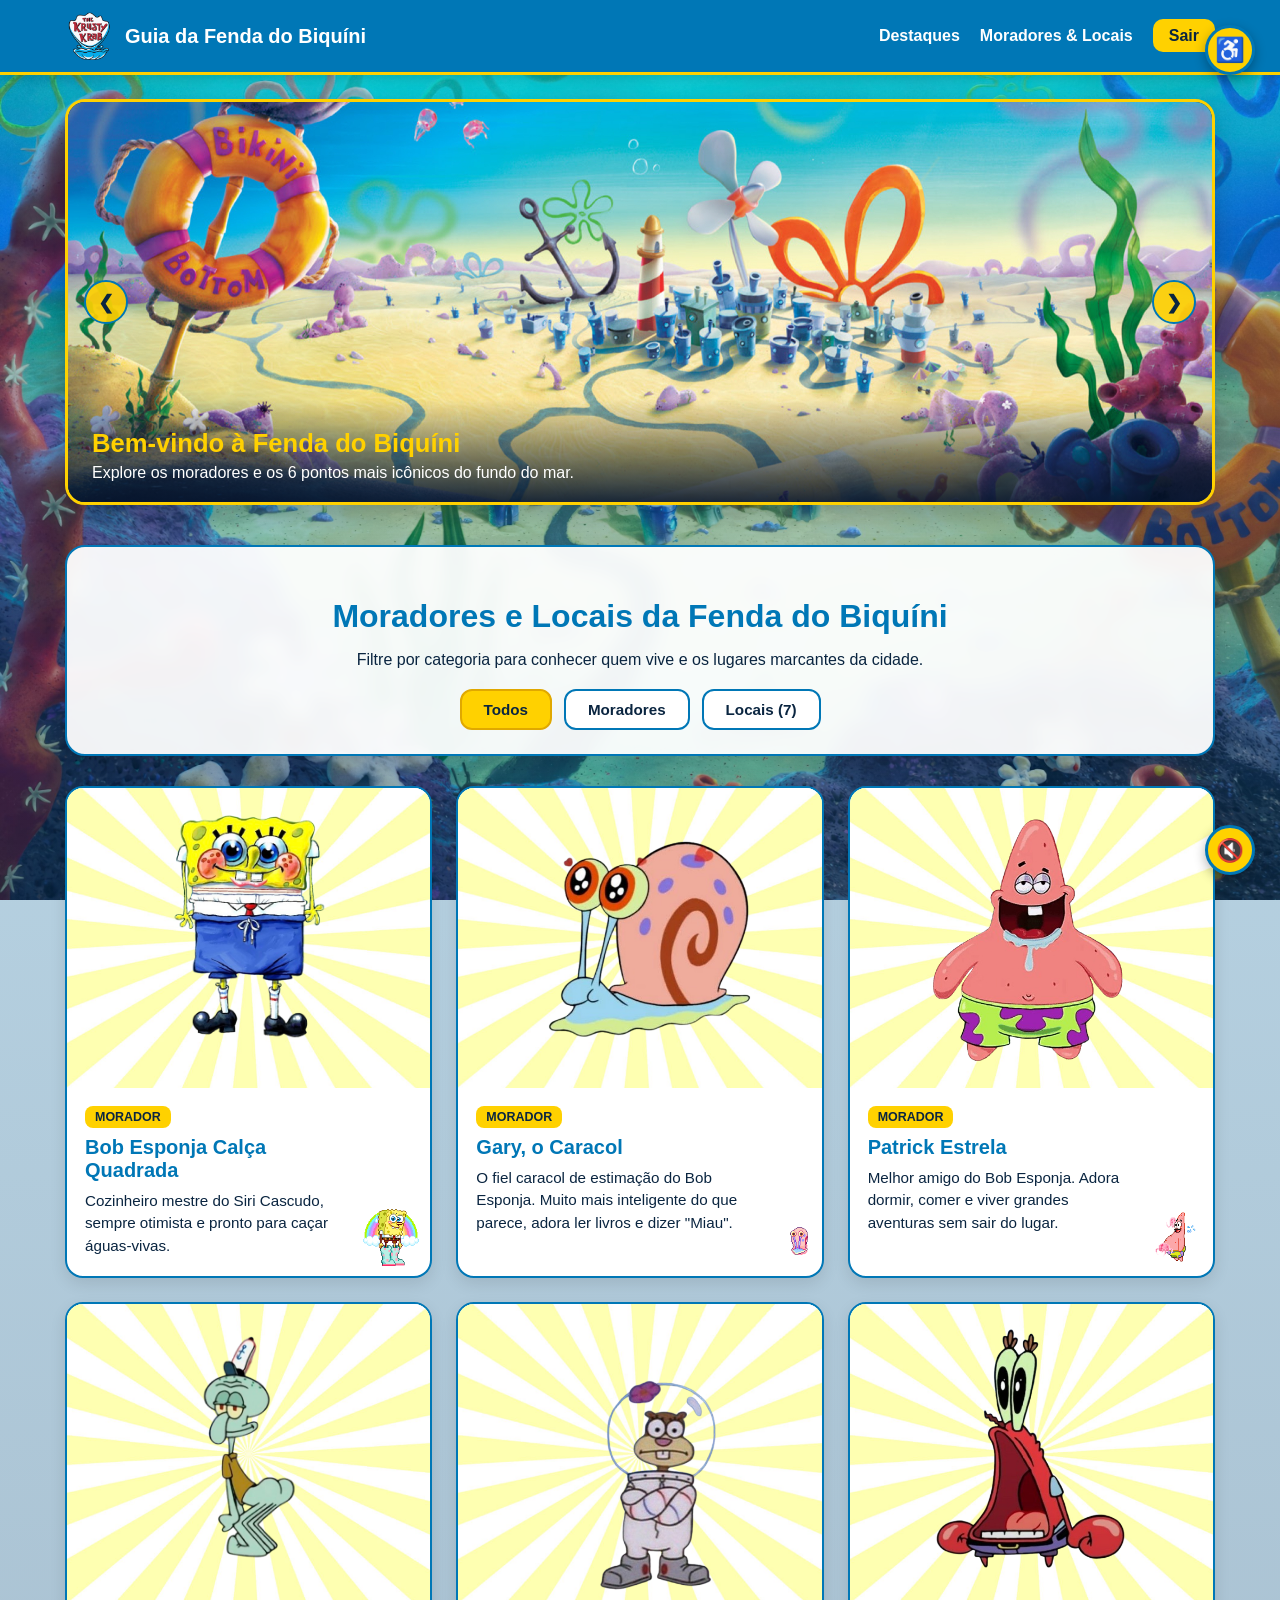
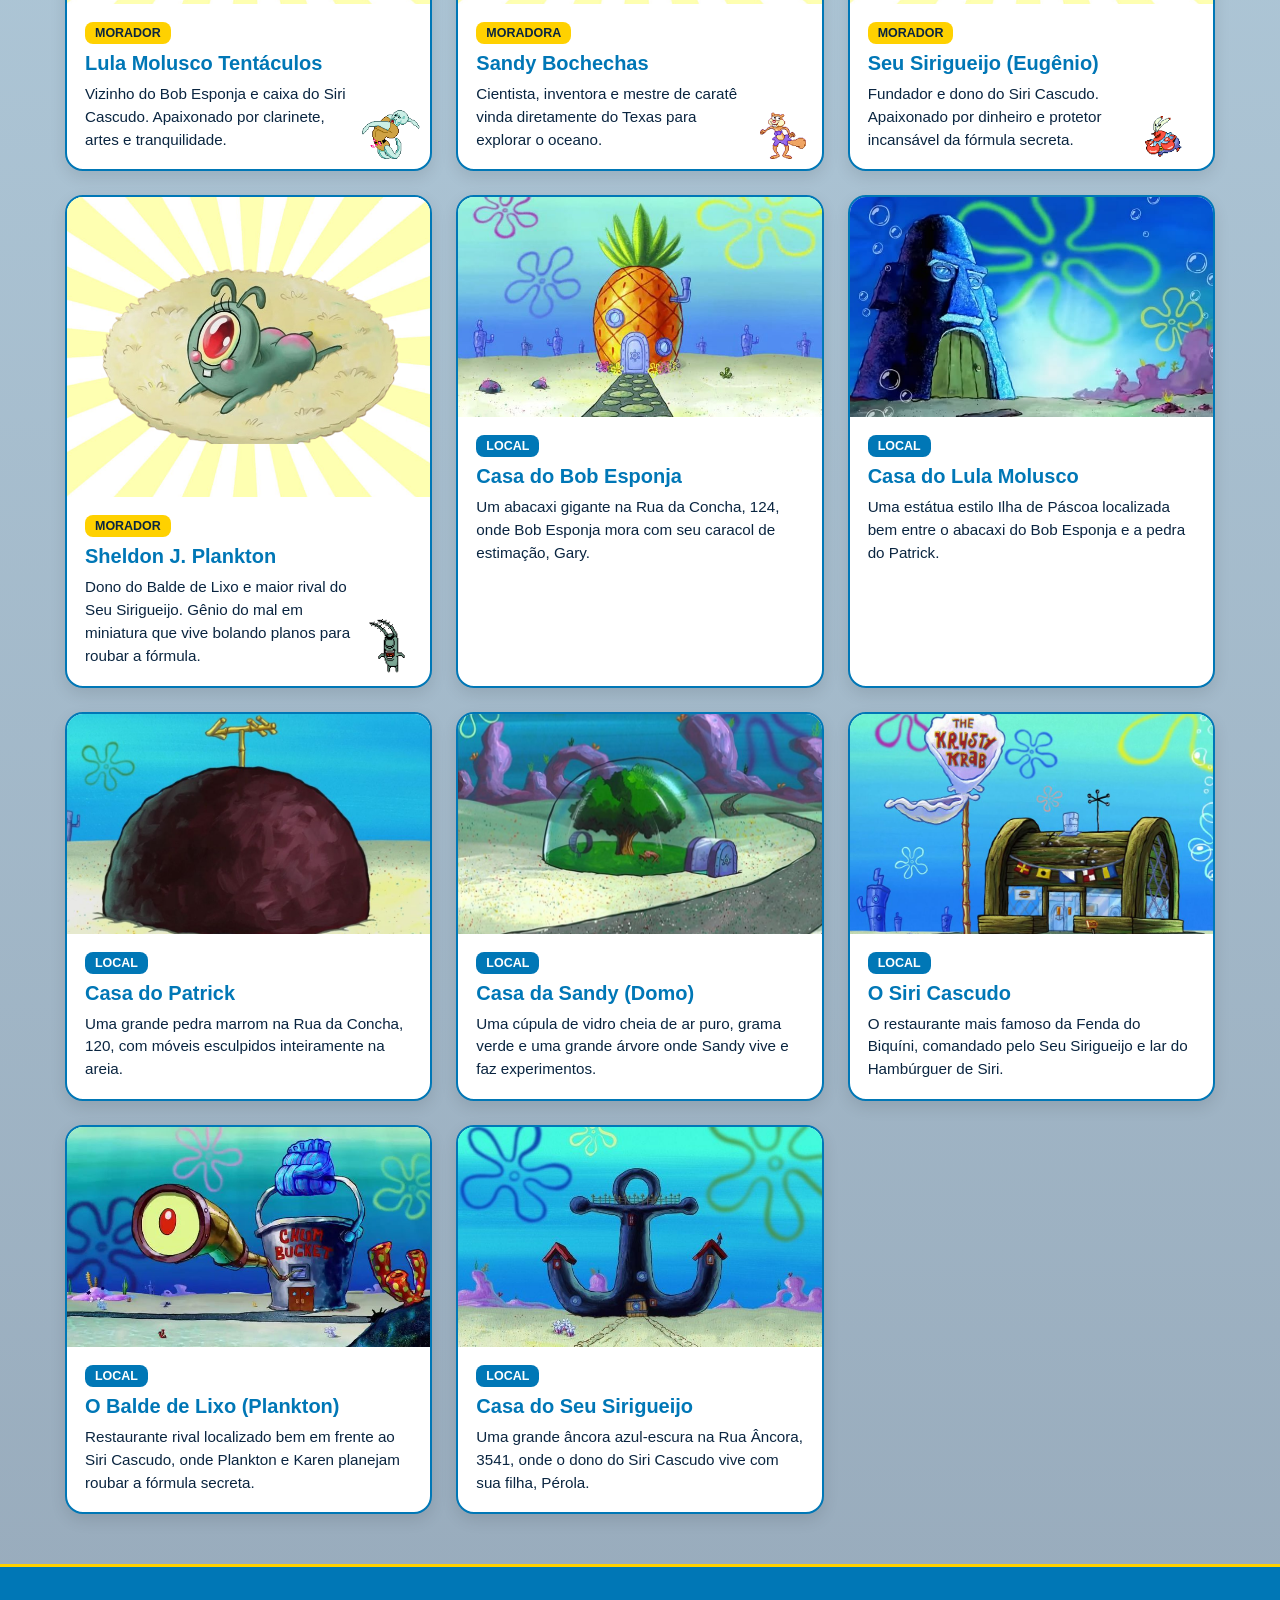
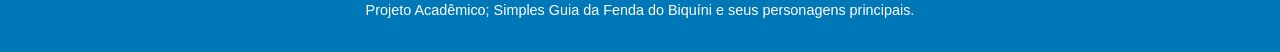
<file: index.html>
<!DOCTYPE html>
<html lang="pt-BR">
<head>
    <meta charset="UTF-8">
    <meta name="viewport" content="width=device-width, initial-scale=1.0">
    <title>Fenda do Biquíni</title>
    <link rel="stylesheet" href="css/style.css">
</head>
<body>
<!-- Áudio de fundo e Botão de Música -->
<audio id="bg-music" src="img/MUSICA.mp3" loop preload="auto"></audio>

<button id="btn-music" class="btn-music-toggle" aria-label="Tocar ou pausar música de fundo" title="Música da Fenda do Biquíni">
  🔇
</button>
<!-- 1. Cabeçalho de Navegação -->
  <header class="main-header">
    <div class="header-content">
      <a href="#inicio" class="brand">
        <img src="img/logo-siricascudo.webp" alt="Logo Siri Cascudo" class="header-logo">
        <span>Guia da Fenda do Biquíni</span>
      </a>

      <nav aria-label="Navegação principal">
        <ul class="nav-links">
          <li><a href="#carrossel">Destaques</a></li>
          <li><a href="#guia">Moradores & Locais</a></li>
          <li><a href="login.html" class="btn-sair">Sair</a></li>
        </ul>
      </nav>
    </div>
  </header>

  <main id="inicio">
    <!-- 2. Carrossel de Imagens -->
    <section id="carrossel" class="carousel-section" aria-label="Destaques da Fenda do Biquíni">
      <div class="carousel-container">
        <div class="carousel-slide active">
          <img src="img/SLIDE1.jpg" alt="Vista panorâmica da cidade submarina da Fenda do Biquíni">
          <div class="carousel-caption">
            <h2>Bem-vindo à Fenda do Biquíni</h2>
            <p>Explore os moradores e os 6 pontos mais icônicos do fundo do mar.</p>
          </div>
        </div>

        <div class="carousel-slide">
          <img src="img/SLIDE2.jpg" alt="Fachada do restaurante O Siri Cascudo">
          <div class="carousel-caption">
            <h2>O Siri Cascudo</h2>
            <p>A casa oficial do famoso Hambúrguer de Siri.</p>
          </div>
        </div>

        <div class="carousel-slide">
          <img src="img/SLIDE3.jpg" alt="Rua da Concha com as casas do Patrick, Lula Molusco e Bob Esponja">
          <div class="carousel-caption">
            <h2>Vizinhança da Rua da Concha</h2>
            <p>Conheça as famosas casas do Patrick, do Lula Molusco e do Bob Esponja.</p>
          </div>
        </div>

        <div class="carousel-slide">
          <img src="img/SLIDE4.jpg" alt="Campos de algas e águas-vivas">
          <div class="carousel-caption">
            <h2>Campos de algas e águas-vivas</h2>
            <p>Os belos campos de algas e águas-vivas da Fenda do Biquíni.</p>
          </div>
        </div>

        <button class="carousel-btn prev" id="prev-slide" aria-label="Slide anterior">&#10094;</button>
        <button class="carousel-btn next" id="next-slide" aria-label="Próximo slide">&#10095;</button>
      </div>
    </section>

    <!-- 3. Guia de Moradores e Locais -->
    <section id="guia" class="guide-section">
      <div class="guide-header">
        <h2>Moradores e Locais da Fenda do Biquíni</h2>
        <p>Filtre por categoria para conhecer quem vive e os lugares marcantes da cidade.</p>

        <div class="filter-buttons" role="group" aria-label="Filtrar guia por categoria">
          <button type="button" class="filter-btn active" data-filter="todos">Todos</button>
          <button type="button" class="filter-btn" data-filter="personagem">Moradores</button>
          <button type="button" class="filter-btn" data-filter="local">Locais (7)</button>
        </div>
      </div>

      <div class="cards-grid">
        <!-- ================= MORADORES ================= -->
        <article class="guide-card" data-category="personagem">
          <img src="img/BOBESPONJA.png" alt="Bob Esponja Calça Quadrada">
          <div class="card-body">
            <span class="badge badge-personagem">Morador</span>
            <h3>Bob Esponja Calça Quadrada</h3>
            <p>Cozinheiro mestre do Siri Cascudo, sempre otimista e pronto para caçar águas-vivas.</p>
            <img src="img/gif1.gif" alt="" class="card-corner-gif">
          </div>
        </article>
        <!-- Card Morador: Gary, o Caracol -->
<article class="guide-card" data-category="personagem">
  <img src="img/GARY.png" alt="Gary, o caracol de estimação do Bob Esponja">
  <div class="card-body">
    <span class="badge badge-personagem">Morador</span>
    <h3>Gary, o Caracol</h3>
    <p>O fiel caracol de estimação do Bob Esponja. Muito mais inteligente do que parece, adora ler livros e dizer "Miau".</p>
    <img src="img/gary.gif" alt="" class="card-corner-gif">
  </div>
</article>

        <article class="guide-card" data-category="personagem">
          <img src="img/PATRICK.png" alt="Patrick Estrela">
          <div class="card-body">
            <span class="badge badge-personagem">Morador</span>
            <h3>Patrick Estrela</h3>
            <p>Melhor amigo do Bob Esponja. Adora dormir, comer e viver grandes aventuras sem sair do lugar.</p>
            <img src="img/gif4.gif" alt="" class="card-corner-gif">
          </div>
        </article>

        <article class="guide-card" data-category="personagem">
          <img src="img/LULAMOLUSCO.png" alt="Lula Molusco Tentáculos">
          <div class="card-body">
            <span class="badge badge-personagem">Morador</span>
            <h3>Lula Molusco Tentáculos</h3>
            <p>Vizinho do Bob Esponja e caixa do Siri Cascudo. Apaixonado por clarinete, artes e tranquilidade.</p>
            <img src="img/gif3.gif" alt="" class="card-corner-gif">
          </div>
        </article>

        <article class="guide-card" data-category="personagem">
          <img src="img/SANDY.png" alt="Sandy Bochechas">
          <div class="card-body">
            <span class="badge badge-personagem">Moradora</span>
            <h3>Sandy Bochechas</h3>
            <p>Cientista, inventora e mestre de caratê vinda diretamente do Texas para explorar o oceano.</p>
            <img src="img/sandy.gif" alt="" class="card-corner-gif">
          </div>
        </article>

        <!-- Card Morador 5: Seu Sirigueijo -->
        <article class="guide-card" data-category="personagem">
          <img src="img/SIRIGUEIJO.png" alt="Seu Sirigueijo">
          <div class="card-body">
            <span class="badge badge-personagem">Morador</span>
            <h3>Seu Sirigueijo (Eugênio)</h3>
            <p>Fundador e dono do Siri Cascudo. Apaixonado por dinheiro e protetor incansável da fórmula secreta.</p>
            <img src="img/sirigueijo.gif" alt="" class="card-corner-gif">
          </div>
        </article>

        <!-- Card Morador 6: Plankton -->
        <article class="guide-card" data-category="personagem">
          <img src="img/PLANKTON.png" alt="Sheldon J. Plankton">
          <div class="card-body">
            <span class="badge badge-personagem">Morador</span>
            <h3>Sheldon J. Plankton</h3>
            <p>Dono do Balde de Lixo e maior rival do Seu Sirigueijo. Gênio do mal em miniatura que vive bolando planos para roubar a fórmula.</p>
            <img src="img/plankton.gif" alt="" class="card-corner-gif">
          </div>
        </article>

        

        <!-- ================= OS 6 LOCAIS ================= -->
        <!-- Local 1: Casa do Bob Esponja -->
        <article class="guide-card" data-category="local">
          <img src="img/CASABOB.jpg" alt="Casa em formato de abacaxi do Bob Esponja">
          <div class="card-body">
            <span class="badge badge-local">Local</span>
            <h3>Casa do Bob Esponja</h3>
            <p>Um abacaxi gigante na Rua da Concha, 124, onde Bob Esponja mora com seu caracol de estimação, Gary.</p>
          </div>
        </article>

        <!-- Local 2: Casa do Lula Molusco -->
        <article class="guide-card" data-category="local">
          <img src="img/CASALULA.jpg" alt="Casa em formato de estátua Moai do Lula Molusco">
          <div class="card-body">
            <span class="badge badge-local">Local</span>
            <h3>Casa do Lula Molusco</h3>
            <p>Uma estátua estilo Ilha de Páscoa localizada bem entre o abacaxi do Bob Esponja e a pedra do Patrick.</p>
          </div>
        </article>

        <!-- Local 3: Casa do Patrick -->
        <article class="guide-card" data-category="local">
          <img src="img/CASAPATRICK.jpg" alt="Pedra marrom onde mora o Patrick Estrela">
          <div class="card-body">
            <span class="badge badge-local">Local</span>
            <h3>Casa do Patrick</h3>
            <p>Uma grande pedra marrom na Rua da Concha, 120, com móveis esculpidos inteiramente na areia.</p>
          </div>
        </article>

        <!-- Local 4: Casa da Sandy -->
        <article class="guide-card" data-category="local">
          <img src="img/CASASANDY.jpg" alt="Domo de vidro subaquático da Sandy Bochechas">
          <div class="card-body">
            <span class="badge badge-local">Local</span>
            <h3>Casa da Sandy (Domo)</h3>
            <p>Uma cúpula de vidro cheia de ar puro, grama verde e uma grande árvore onde Sandy vive e faz experimentos.</p>
          </div>
        </article>

        <!-- Local 5: O Siri Cascudo -->
        <article class="guide-card" data-category="local">
          <img src="img/SIRICASCUDO.jpg" alt="Restaurante O Siri Cascudo">
          <div class="card-body">
            <span class="badge badge-local">Local</span>
            <h3>O Siri Cascudo</h3>
            <p>O restaurante mais famoso da Fenda do Biquíni, comandado pelo Seu Sirigueijo e lar do Hambúrguer de Siri.</p>
          </div>
        </article>

        <!-- Local 6: O Balde de Lixo (Plankton) -->
        <article class="guide-card" data-category="local">
          <img src="img/CASAPLANKTON.jpg" alt="Restaurante O Balde de Lixo do Plankton">
          <div class="card-body">
            <span class="badge badge-local">Local</span>
            <h3>O Balde de Lixo (Plankton)</h3>
            <p>Restaurante rival localizado bem em frente ao Siri Cascudo, onde Plankton e Karen planejam roubar a fórmula secreta.</p>
          </div>
        </article>

          <!-- Local 7: Casa do Seu Sirigueijo -->
<article class="guide-card" data-category="local">
  <img src="img/CASASIRI.jpg" alt="Casa em formato de âncora enferrujada do Seu Sirigueijo">
  <div class="card-body">
    <span class="badge badge-local">Local</span>
    <h3>Casa do Seu Sirigueijo</h3>
    <p>Uma grande âncora azul-escura na Rua Âncora, 3541, onde o dono do Siri Cascudo vive com sua filha, Pérola.</p>
  </div>
</article>
      </div>
    </section>
  </main>

  <!-- 4. Rodapé -->
  <footer class="main-footer">
    <p>Projeto Acadêmico; Simples Guia da Fenda do Biquíni e seus personagens principais.</p>
  </footer>

  <!-- Widget Flutuante de Acessibilidade -->
  <div class="acessibilidade-wrapper">
    <button id="btn-acessibilidade" class="btn-acess-toggle" aria-label="Abrir opções de acessibilidade" title="Acessibilidade">
      ♿
    </button>

    <aside id="painel-acessibilidade" class="acess-panel hidden" aria-label="Menu de Acessibilidade">
      <h3>Acessibilidade</h3>
      <button type="button" id="toggle-theme">🌓 Modo Escuro / Claro</button>
      <div class="font-controls">
        <button type="button" id="font-decrease" aria-label="Diminuir fonte">A-</button>
        <button type="button" id="font-reset" aria-label="Fonte padrão">A</button>
        <button type="button" id="font-increase" aria-label="Aumentar fonte">A+</button>
      </div>
      <button type="button" id="btn-read-aloud">🔊 Ler texto da página</button>
    </aside>
  </div>

  <script src="js/script.js"></script>
</body>
</html>
</file>
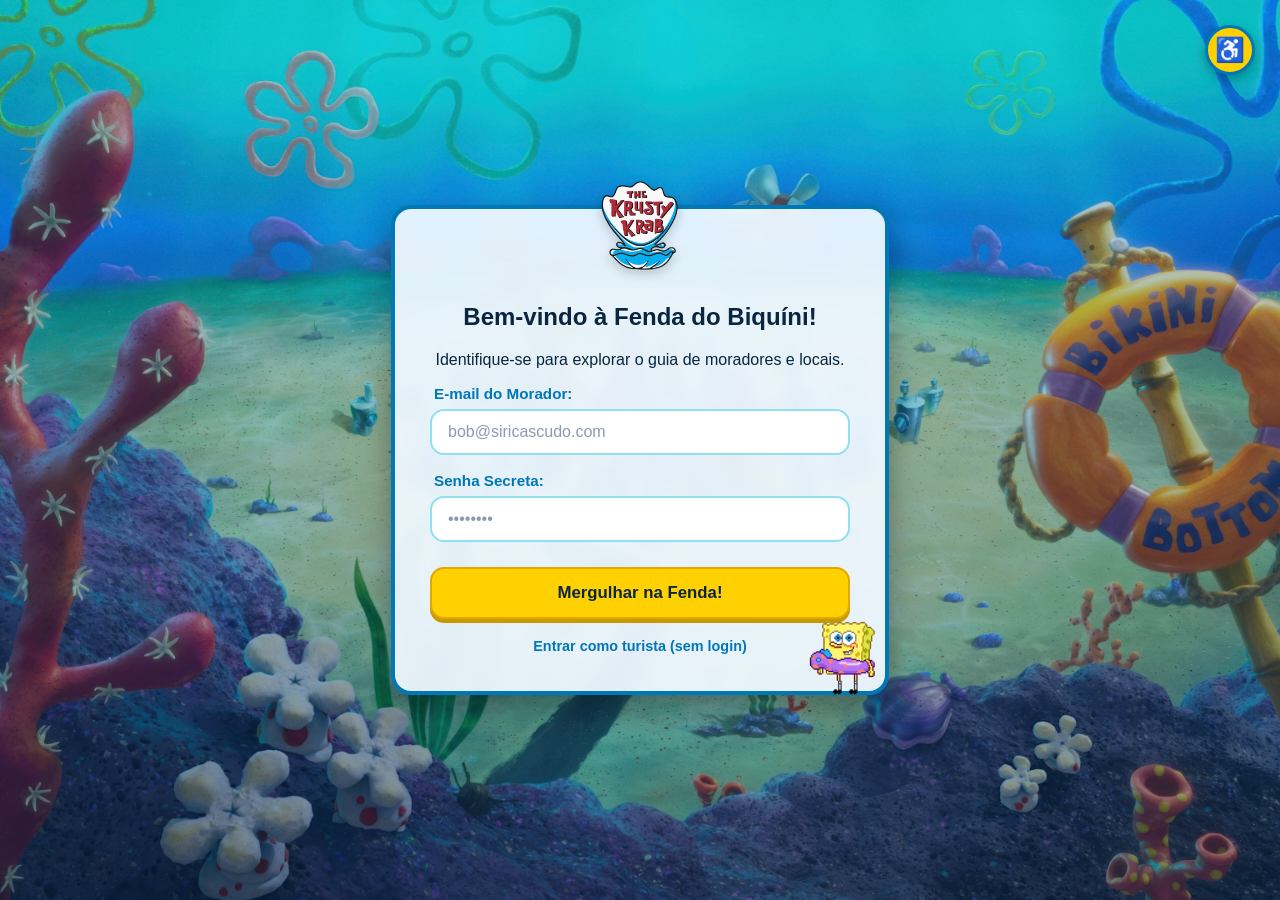
<file: login.html>
<!DOCTYPE html>
<html lang="pt-BR">
<head>
    <meta charset="UTF-8">
    <meta name="viewport" content="width=device-width, initial-scale=1.0">
    <title>Fenda do Biquíni-Login</title>
    <link rel="stylesheet" href="css/style.css">
</head>
<body>
<!-- Widget Flutuante de Acessibilidade -->
<div class="acessibilidade-wrapper">
  <button id="btn-acessibilidade" class="btn-acess-toggle" aria-label="Abrir opções de acessibilidade" title="Acessibilidade">
    ♿
  </button>

  <aside id="painel-acessibilidade" class="acess-panel hidden" aria-label="Menu de Acessibilidade">
    <h3>Acessibilidade</h3>
    <button type="button" id="toggle-theme">🌓 Modo Escuro / Claro</button>
    <div class="font-controls">
      <button type="button" id="font-decrease" aria-label="Diminuir fonte">A-</button>
      <button type="button" id="font-reset" aria-label="Fonte padrão">A</button>
      <button type="button" id="font-increase" aria-label="Aumentar fonte">A+</button>
    </div>
    <button type="button" id="btn-read-aloud">🔊 Ler texto da página</button>
  </aside>
</div>
<main class="login-container">
  <section class="login-card">
    <img src="img/logo-siricascudo.webp" alt="Avatar do Bob Esponja sorrindo" class="login-avatar">
    <h1>Bem-vindo à Fenda do Biquíni!</h1>
    <p>Identifique-se para explorar o guia de moradores e locais.</p>

    <form id="form-login">
      <div class="input-group">
        <label for="email">E-mail do Morador:</label>
        <input type="email" id="email" placeholder="bob@siricascudo.com" required>
      </div>

      <div class="input-group">
        <label for="senha">Senha Secreta:</label>
        <input type="password" id="senha" placeholder="••••••••" required>
      </div>

      <button type="submit" class="btn-primary">Mergulhar na Fenda!</button>
    </form>

    <a href="index.html" class="link-voltar">Entrar como turista (sem login)</a>
    
    <img src="img/principal.gif" alt="Personagem animado no canto do cartão" class="card-corner-gif">

  </section>
</main>

<!-- Tela de Carregamento (começa oculta com a classe 'hidden') -->
<div id="loading-screen" class="loading-overlay hidden">
  <div class="loading-box">
    <h2>Preparando o submarino...</h2>
    
    <!-- Pista onde o GIF corre junto com o progresso -->
    <div class="race-track">
      <img src="img/carregando.gif" alt="Bob Esponja correndo" id="bob-runner" class="runner-gif">
      <span class="jellyfish-goal" aria-hidden="true"></span>
    </div>

    <div class="progress-bar-bg">
      <div id="progress-fill" class="progress-bar-fill"></div>
    </div>
    <p id="loading-percent">0%</p>
  </div>
</div>
<script src="js/script.js"></script>
</body>
</html>
</file>
<file: css/style.css>
:root {
  --bg-color: #F0F8FF;
  --card-bg: #FFFFFF;
  --text-color: #0A2540;
  --primary-color: #0077B6;
  --accent-color: #FFD100;
  --font-size-base: 16px;
}

body.dark-mode {
  --bg-color: #0B132B;
  --card-bg: #1C2541;
  --text-color: #F8F9FA;
  --primary-color: #0096C7;
  --accent-color: #FFD60A;
}

html {
  font-size: var(--font-size-base);
  scroll-behavior: smooth;
}

body {
  background-color: var(--bg-color);
  color: var(--text-color);
  font-family: Arial, sans-serif;
  margin: 0;
  transition: background-color 0.3s, color 0.3s;

  /* Mesmo fundo da tela de login */
  background: linear-gradient(rgba(0, 119, 182, 0.25), rgba(10, 55, 95, 0.42)),
              url('../img/fundo.jpg') center/cover no-repeat fixed;
}

/* Fundo da Fenda do Biquíni no Login */
.login-container {
  min-height: 100vh;
  box-sizing: border-box; /* Faz o padding contar dentro dos 100vh, eliminando a barra de rolagem */
  display: flex;
  justify-content: center;
  align-items: center;
  padding: 20px;
  background: linear-gradient(rgba(0, 119, 182, 0.25), rgba(10, 55, 95, 0.42)),
              url('../img/fundo.jpg') center/cover no-repeat;

  
}

.login-card {
  background-color: rgba(240, 248, 255, 0.94); /* Levemente translúcido */
  backdrop-filter: blur(8px);
  padding: 2.2rem;
  border-radius: 20px;
  border: 4px solid var(--primary-color);
  box-shadow: 0 12px 32px rgba(0, 0, 0, 0.35);
  width: 100%;
  max-width: 420px;
  text-align: center;
  .login-card {
  position: relative; /* <-- ADICIONE SÓ ESSA LINHA AQUI DENTRO */
  background-color: rgba(240, 248, 255, 0.94);
  backdrop-filter: blur(8px);
  padding: 2.2rem;
  border-radius: 20px;
  border: 4px solid var(--primary-color);
  box-shadow: 0 12px 32px rgba(0, 0, 0, 0.35);
  width: 100%;
  max-width: 420px;
  text-align: center;
}

/* <-- COLE ESSE BLOCO NOVO LOGO ABAIXO --> */
.card-corner-gif {
  position: absolute;
  bottom: -8px;
  right: -8px;
  width: 110px;
  height: auto;
  pointer-events: none;
}
}

.login-avatar {
  width: 90px;
  height: 90px;
  object-fit: contain;
  margin-top: -65px; /* Faz o personagem "sair" para fora do topo do card */
  margin-bottom: 10px;
  filter: drop-shadow(0 4px 6px rgba(0,0,0,0.2));
}

/* --- Tela de Carregamento com GIF --- */
/* --- Tela de Carregamento com GIF --- */
.loading-overlay {
  position: fixed;
  inset: 0;
  /* Troque 'fundo-carregamento.jpg' pelo nome e extensão exatos da sua imagem na pasta img/ */
  background-image: linear-gradient(rgba(5, 25, 55, 0.55), rgba(5, 25, 55, 0.70)),
                    url('../img/fundo.jpg');
  background-size: cover;
  background-position: center;
  background-repeat: no-repeat;
  display: flex;
  justify-content: center;
  align-items: center;
  z-index: 999;
  color: #FFFFFF;
}

.loading-overlay.hidden {
  display: none;
}

.loading-box {
  width: 90%;
  max-width: 500px;
  text-align: center;
}

.race-track {
  position: relative;
  height: 70px;
  margin-bottom: 8px;
}

.runner-gif {
  position: absolute;
  bottom: -8px;
  left: 0%; /* O JavaScript vai mover isso de 0% até 85% */
  width: 95px;
  transition: left 0.1s linear;
}

.jellyfish-goal {
  position: absolute;
  right: 0;
  bottom: 10px;
  font-size: 2.2rem;
  animation: float 1s infinite alternate ease-in-out;
}

@keyframes float {
  from { transform: translateY(0); }
  to { transform: translateY(-10px); }
}

.progress-bar-bg {
  width: 100%;
  height: 22px;
  background-color: #0A2540;
  border-radius: 12px;
  overflow: hidden;
  border: 3px solid #FFD100;
}

.progress-bar-fill {
  height: 100%;
  width: 0%;
  background-color: #FFD100;
  transition: width 0.1s linear;
}

/* --- Estilização fofa e temática para os campos e botão do Login --- */
.input-group {
  text-align: left;
  margin-bottom: 1.1rem;
}

.input-group label {
  display: block;
  font-weight: bold;
  font-size: 0.95rem;
  color: var(--primary-color);
  margin-bottom: 0.4rem;
  padding-left: 4px;
}

.input-group input {
  width: 100%;
  padding: 12px 16px;
  background-color: #FFFFFF;
  color: #0A2540;
  border: 2.5px solid #90E0EF; /* Azul claro estilo bolha/água */
  border-radius: 14px; /* Cantos bem arredondados e fofos */
  font-size: 1rem;
  box-sizing: border-box;
  transition: all 0.25s ease;
}

.input-group input::placeholder {
  color: #8D99AE;
}

/* Efeito quando o usuário clica para digitar */
.input-group input:focus {
  outline: none;
  border-color: var(--primary-color);
  box-shadow: 0 0 0 4px rgba(0, 119, 182, 0.18);
  transform: translateY(-1px);
}

/* Botão principal em Amarelo Vibrante (Bob Esponja) */
.btn-primary {
  width: 100%;
  padding: 14px;
  margin-top: 0.5rem;
  background-color: #FFD100; /* Amarelo vibrante */
  color: #0A2540; /* Texto azul escuro para alto contraste WCAG */
  font-weight: 800;
  font-size: 1.05rem;
  border: 2.5px solid #E0A800;
  border-radius: 14px;
  cursor: pointer;
  box-shadow: 0 4px 0 #C99700; /* Efeito 3D estilo botão de desenho */
  transition: all 0.15s ease;
}

.btn-primary:hover {
  background-color: #FFE033;
  transform: translateY(-2px);
  box-shadow: 0 6px 0 #C99700;
}

/* Efeito de apertar o botão */
.btn-primary:active {
  transform: translateY(2px);
  box-shadow: 0 2px 0 #C99700;
}

/* Estilo do link "Entrar como turista" */
.link-voltar {
  display: inline-block;
  margin-top: 1.2rem;
  color: var(--primary-color);
  font-weight: bold;
  text-decoration: none;
  font-size: 0.9rem;
}

.link-voltar:hover {
  text-decoration: underline;
}

/* Ajustando o card de login para responder ao Modo Escuro */
body.dark-mode .login-card {
  background-color: rgba(28, 37, 65, 0.95);
  color: #F8F9FA;
}

/* --- Painel de Acessibilidade --- */
.acessibilidade-wrapper {
  position: fixed;
  right: 25px;
  top: 25px;
  z-index: 1010;
  display: flex;
  flex-direction: column;
  align-items: flex-end;
}

.btn-acess-toggle {
  width: 50px;
  height: 50px;
  border-radius: 50%;
  background-color: #FFD100;
  color: #FFFFFF;
  font-size: 1.5rem;
  border: 3px solid #0077B6;
  cursor: pointer;
  box-shadow: 0 4px 12px rgba(0, 0, 0, 0.3);
}

.acess-panel {
  margin-top: 10px;
  background-color: var(--card-bg);
  color: var(--text-color);
  padding: 15px;
  border-radius: 12px;
  border: 2px solid var(--primary-color);
  box-shadow: 0 8px 20px rgba(0, 0, 0, 0.25);
  display: flex;
  flex-direction: column;
  gap: 10px;
  width: 210px;
}

.acess-panel.hidden {
  display: none;
}

.acess-panel h3 {
  margin: 0 0 5px 0;
  font-size: 1rem;
  color: var(--primary-color);
}

.acess-panel button {
  padding: 8px;
  border: 1px solid var(--primary-color);
  background-color: var(--bg-color);
  color: var(--text-color);
  border-radius: 6px;
  cursor: pointer;
  font-weight: bold;
}

.acess-panel button:hover {
  background-color: var(--accent-color);
  color: #0A2540;
}

.font-controls {
  display: flex;
  gap: 5px;
}

.font-controls button {
  flex: 1;
}

/* Escurece o filtro do fundo da Fenda do Biquíni quando o Modo Escuro está ativo */
body.dark-mode .login-container {
  background: linear-gradient(rgba(5, 12, 30, 0.78), rgba(11, 19, 43, 0.88)),
              url('../img/fundo.jpg') center/cover no-repeat;
}


/* =========================================================
   ESTILOS DA PÁGINA PRINCIPAL (index.html)
   ========================================================= */

/* 1. Cabeçalho */
.main-header {
  background-color: var(--primary-color);
  color: #FFFFFF;
  padding: 12px 24px;
  position: sticky;
  top: 0;
  z-index: 100;
  box-shadow: 0 4px 12px rgba(0, 0, 0, 0.15);
  border-bottom: 3px solid var(--accent-color);
}

.header-content {
  max-width: 1150px;
  margin: 0 auto;
  display: flex;
  justify-content: space-between;
  align-items: center;
  flex-wrap: wrap;
  gap: 15px;
}

.brand {
  display: flex;
  align-items: center;
  gap: 12px;
  text-decoration: none;
  color: #FFFFFF;
  font-weight: 800;
  font-size: 1.25rem;
}

.header-logo {
  width: 48px;
  height: 48px;
  object-fit: contain;
}

.nav-links {
  list-style: none;
  display: flex;
  align-items: center;
  gap: 20px;
  margin: 0;
  padding: 0;
}

.nav-links a {
  color: #FFFFFF;
  text-decoration: none;
  font-weight: bold;
  font-size: 1rem;
  transition: color 0.2s;
}

.nav-links a:hover {
  color: var(--accent-color);
}

.btn-sair {
  background-color: #FFD100;
  color: #0A2540 !important;
  padding: 8px 16px;
  border-radius: 10px;
  font-weight: 800;
}

.btn-sair:hover {
  background-color: #FFE033;
}

/* 2. Carrossel de Imagens */
.carousel-section {
  max-width: 1150px;
  margin: 24px auto;
  padding: 0 20px;
}

.carousel-container {
  position: relative;
  border-radius: 20px;
  overflow: hidden;
  border: 3px solid var(--accent-color); /* Troca a borda azul para amarelo (#FFD100) */
  box-shadow: 0 10px 25px rgba(0, 0, 0, 0.2);
  background-color: #0A2540;
  height: 400px;
}

.carousel-slide {
  display: none;
  width: 100%;
  height: 100%;
  position: relative;
}

.carousel-slide.active {
  display: block;
}

.carousel-slide img {
  width: 100%;
  height: 100%;
  object-fit: cover;
  display: block;
}

.carousel-caption {
  position: absolute;
  bottom: 0;
  left: 0;
  right: 0;
  background: linear-gradient(transparent, rgba(5, 20, 45, 0.9));
  color: #FFFFFF;
  padding: 30px 24px 20px;
  text-align: left;
}

.carousel-caption h2 {
  margin: 0 0 6px;
  color: #FFD100;
  font-size: 1.6rem;
}

.carousel-caption p {
  margin: 0;
  font-size: 1rem;
}

.carousel-btn {
  position: absolute;
  top: 50%;
  transform: translateY(-50%);
  background-color: rgba(255, 209, 0, 0.9);
  color: #0A2540;
  border: 2px solid #0077B6;
  width: 44px;
  height: 44px;
  border-radius: 50%;
  font-size: 1.2rem;
  font-weight: bold;
  cursor: pointer;
  transition: transform 0.2s, background-color 0.2s;
}

.carousel-btn:hover {
  background-color: #FFE033;
  transform: translateY(-50%) scale(1.1);
}

.carousel-btn.prev { left: 16px; }
.carousel-btn.next { right: 16px; }

/* 3. Guia de Moradores e Locais */
.guide-section {
  max-width: 1150px;
  margin: 40px auto;
  padding: 0 20px;
}

.guide-header {
  text-align: center;
  margin-bottom: 30px;
  background-color: rgba(255, 255, 255, 0.94); /* Quadro branco levemente translúcido */
  backdrop-filter: blur(8px);
  padding: 24px 20px;
  border-radius: 20px;
  border: 2px solid var(--primary-color);
  box-shadow: 0 8px 20px rgba(0, 0, 0, 0.15);
}

/* Mantém o quadro escuro e legível quando o Modo Escuro estiver ativo */
body.dark-mode .guide-header {
  background-color: rgba(28, 37, 65, 0.95);
}

.guide-header h2 {
  color: var(--primary-color);
  font-size: 2rem;
  margin-bottom: 8px;
}

.filter-buttons {
  display: flex;
  justify-content: center;
  gap: 12px;
  margin-top: 20px;
  flex-wrap: wrap;
}

.filter-btn {
  padding: 10px 22px;
  border-radius: 12px;
  border: 2px solid var(--primary-color);
  background-color: var(--card-bg);
  color: var(--text-color);
  font-weight: bold;
  font-size: 0.95rem;
  cursor: pointer;
  transition: all 0.2s;
}

.filter-btn.active,
.filter-btn:hover {
  background-color: #FFD100;
  color: #0A2540;
  border-color: #E0A800;
}

/* Grade de Cards */
.cards-grid {
  display: grid;
  grid-template-columns: repeat(auto-fill, minmax(290px, 1fr));
  gap: 24px;
}

.guide-card {
  background-color: var(--card-bg);
  border: 2px solid var(--primary-color);
  border-radius: 18px;
  overflow: hidden;
  box-shadow: 0 6px 16px rgba(0, 0, 0, 0.1);
  transition: transform 0.25s ease, box-shadow 0.25s ease;
  display: flex;
  flex-direction: column; 
}

.guide-card:hover {
  transform: translateY(-6px);
  box-shadow: 0 12px 24px rgba(0, 0, 0, 0.18);
}

.guide-card > img {
  width: 100%;
  height: 300px;               /* Diminui a altura do espaço da foto (era 220px) */
  object-fit: contain;         /* Encaixa a imagem inteira sem dar zoom nem cortar as bordas */
  object-position: center;     /* Centraliza perfeitamente no meio (horizontal e vertical) */
  padding: 10px;               /* Dá um respiro em volta da foto para ela parecer menor e mais limpa */
  box-sizing: border-box;
  display: block;
  background-color: #CAF0F8;
}

.card-body {
  padding: 18px;
  flex: 1;
}

.badge {
  display: inline-block;
  padding: 4px 10px;
  border-radius: 8px;
  font-size: 0.78rem;
  font-weight: 800;
  text-transform: uppercase;
  margin-bottom: 8px;
}

.badge-personagem {
  background-color: #FFD100;
  color: #0A2540;
}

.badge-local {
  background-color: #0077B6;
  color: #FFFFFF;
}

.card-body h3 {
  margin: 0 0 8px;
  color: var(--primary-color);
  font-size: 1.25rem;
}

.card-body p {
  margin: 0;
  line-height: 1.5;
  font-size: 0.95rem;
}

/* 4. Rodapé */
.main-footer {
  background-color: var(--primary-color);
  color: #FFFFFF;
  text-align: center;
  padding: 20px;
  margin-top: 50px;
  border-top: 3px solid var(--accent-color);
  font-size: 0.9rem;
}

/* Fundo personalizado com imagem apenas para o quadro das fotos dos moradores */
.guide-card[data-category="personagem"] > img {
  background-image: url('../img/BRILHO.jpg'); /* Troque pelo nome e extensão exatos da sua imagem na pasta img/ */
  background-size: cover;
  background-position: center;
  background-repeat: no-repeat;
}

/* Posiciona o GIF de pixel art no canto inferior direito dos cards de moradores */
.guide-card[data-category="personagem"] .card-body {
  position: relative;
  padding-right: 75px; /* Reserva espaço à direita para o GIF não encostar no texto */
  min-height: 125px;   /* Garante altura mínima mesmo em textos mais curtos */
}

.guide-card[data-category="personagem"] .card-corner-gif {
  position: absolute;
  bottom: 10px;
  right: 10px;
  width: 58px;
  height: 58px;
  object-fit: contain;
  pointer-events: none;
}

body.dark-mode,
body.dark-theme {
  background: linear-gradient(rgba(5, 12, 30, 0.78), rgba(11, 19, 43, 0.88)),
              url('../img/fundo.jpg') center/cover no-repeat fixed;
}

/* Faz as fotos das moradias preencherem o quadro todo e ficarem 100% centralizadas */
.guide-card[data-category="local"] > img {
  height: 220px;                 /* Proporção ideal para fotos de paisagem/casas */
  padding: 0;                    /* Remove a borda azul-clara em volta da foto */
  object-fit: cover;             /* Preenche o topo do card de ponta a ponta sem distorcer */
  object-position: center center; /* Centraliza perfeitamente no meio da imagem */
}

/* Cursor personalizado em todo o site */
body {
  cursor: url('../img/CURSOR.png'), auto;
}

/* Cursor diferente ao passar em cima de botões e links clicáveis */
a, button, .filter-btn, .carousel-btn {
  cursor: url('../img/CLIQUE.png'), pointer;
}

/* Botão flutuante de música */
.btn-music-toggle {
  position: fixed;
  right: 25px;
  bottom: 25px;
  z-index: 1010;
  width: 50px;
  height: 50px;
  border-radius: 50%;
  background-color: #FFD100;
  color: #0A2540;
  font-size: 1.4rem;
  border: 3px solid #0077B6;
  cursor: pointer;
  box-shadow: 0 4px 12px rgba(0, 0, 0, 0.3);
  transition: transform 0.2s, background-color 0.2s;
}

.btn-music-toggle:hover {
  background-color: #FFE033;
  transform: scale(1.08);
}
</file>
